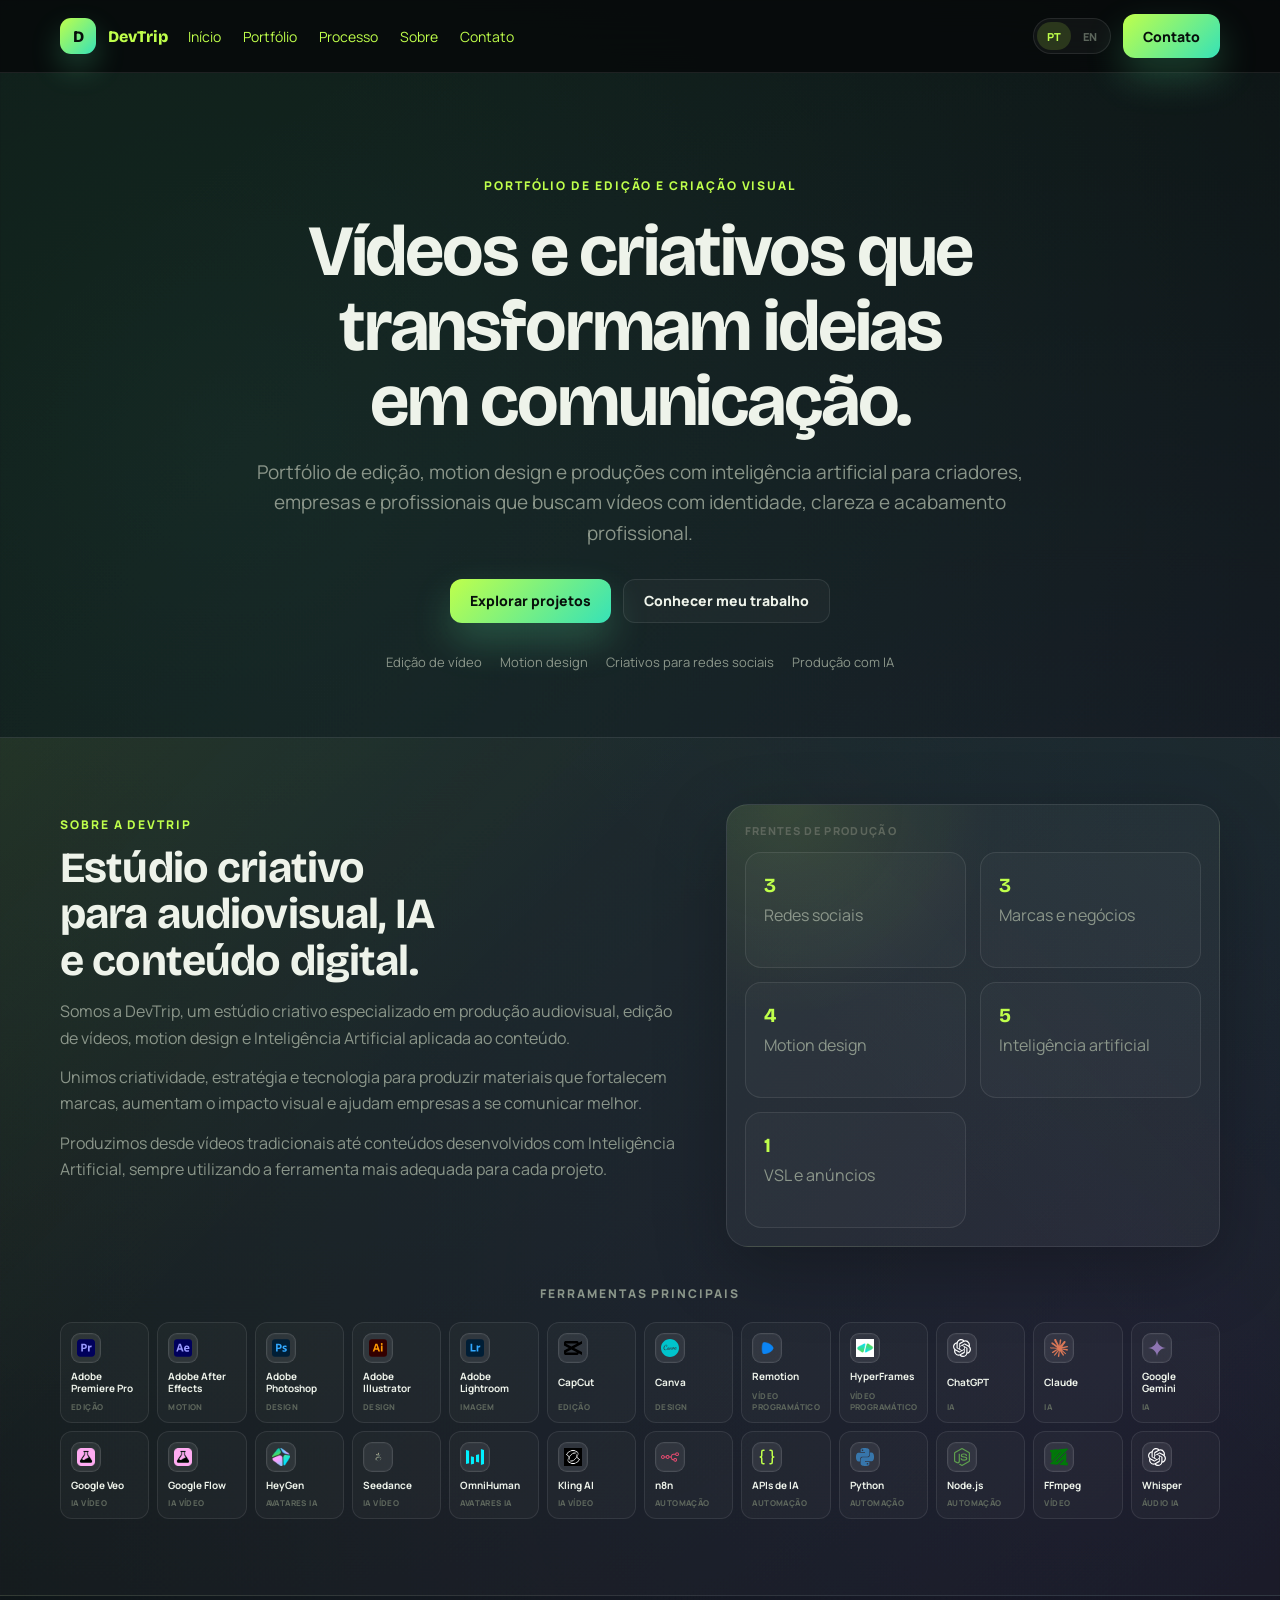
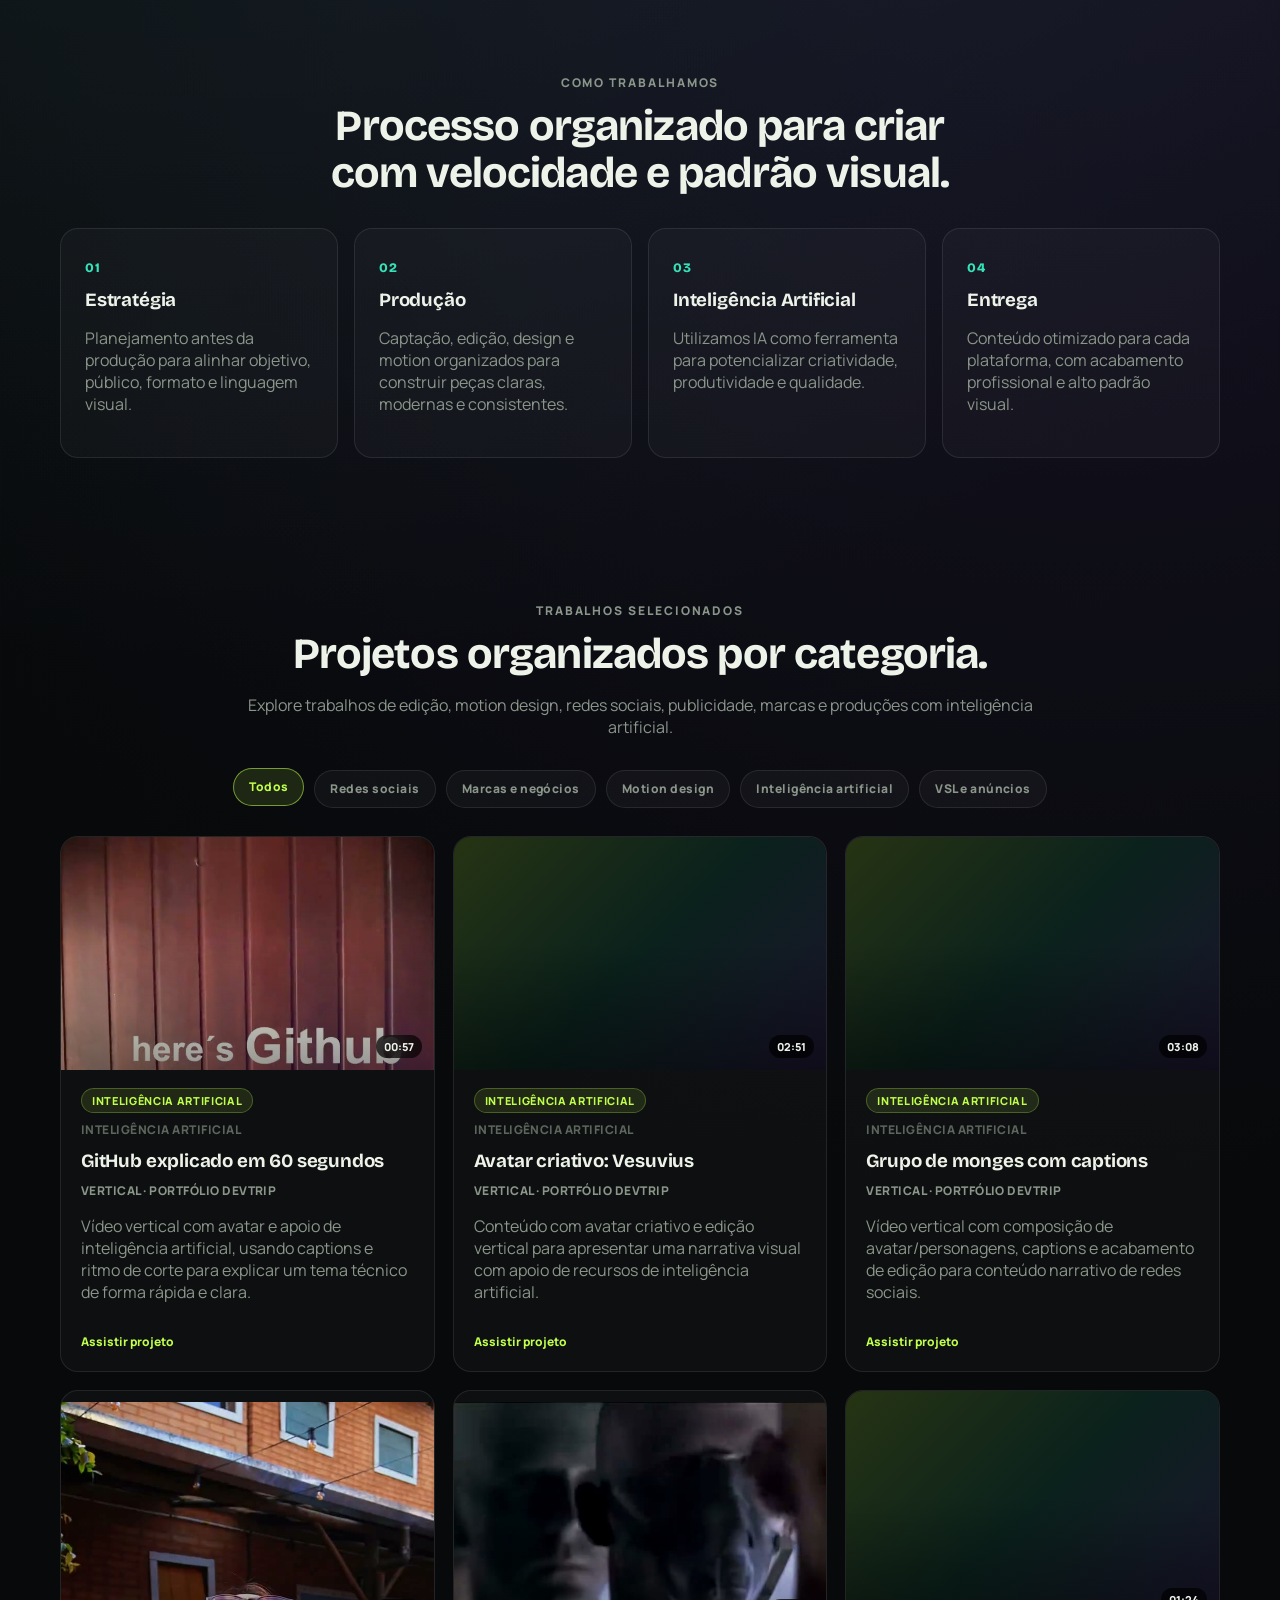
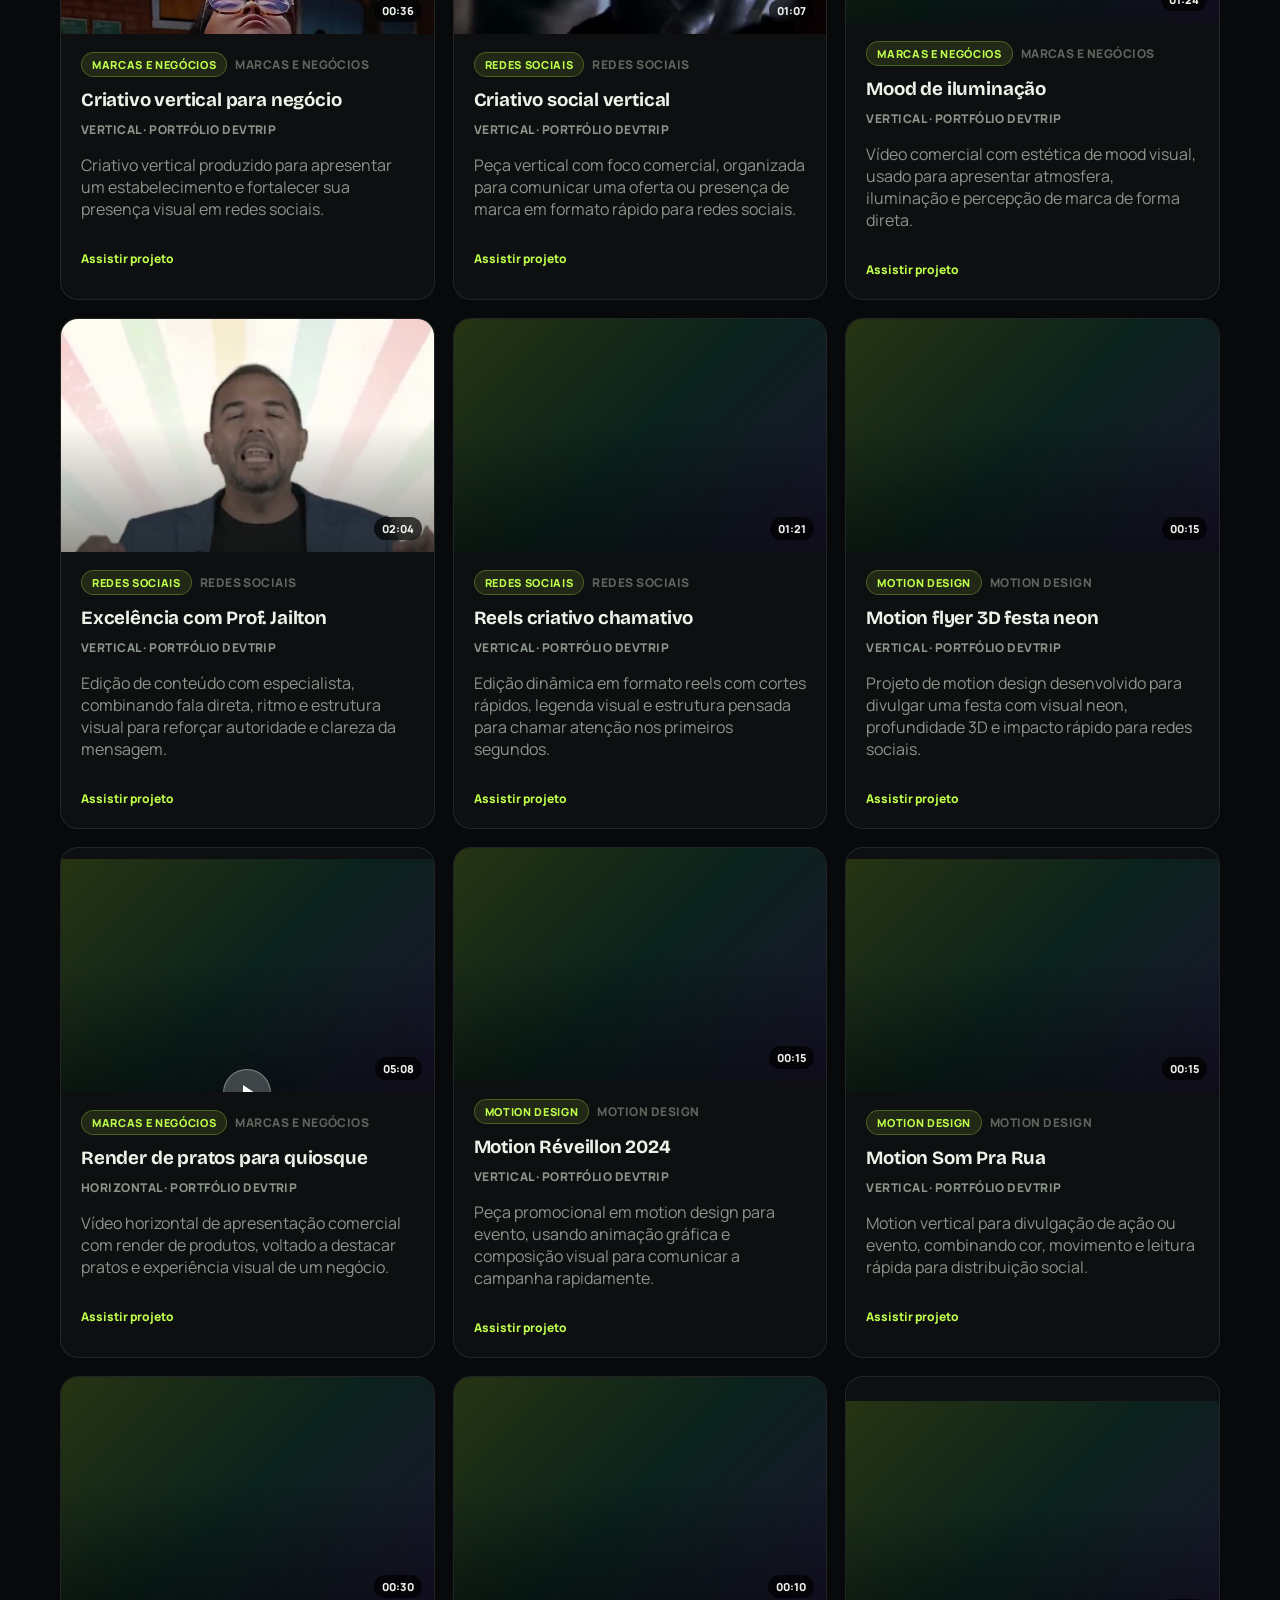
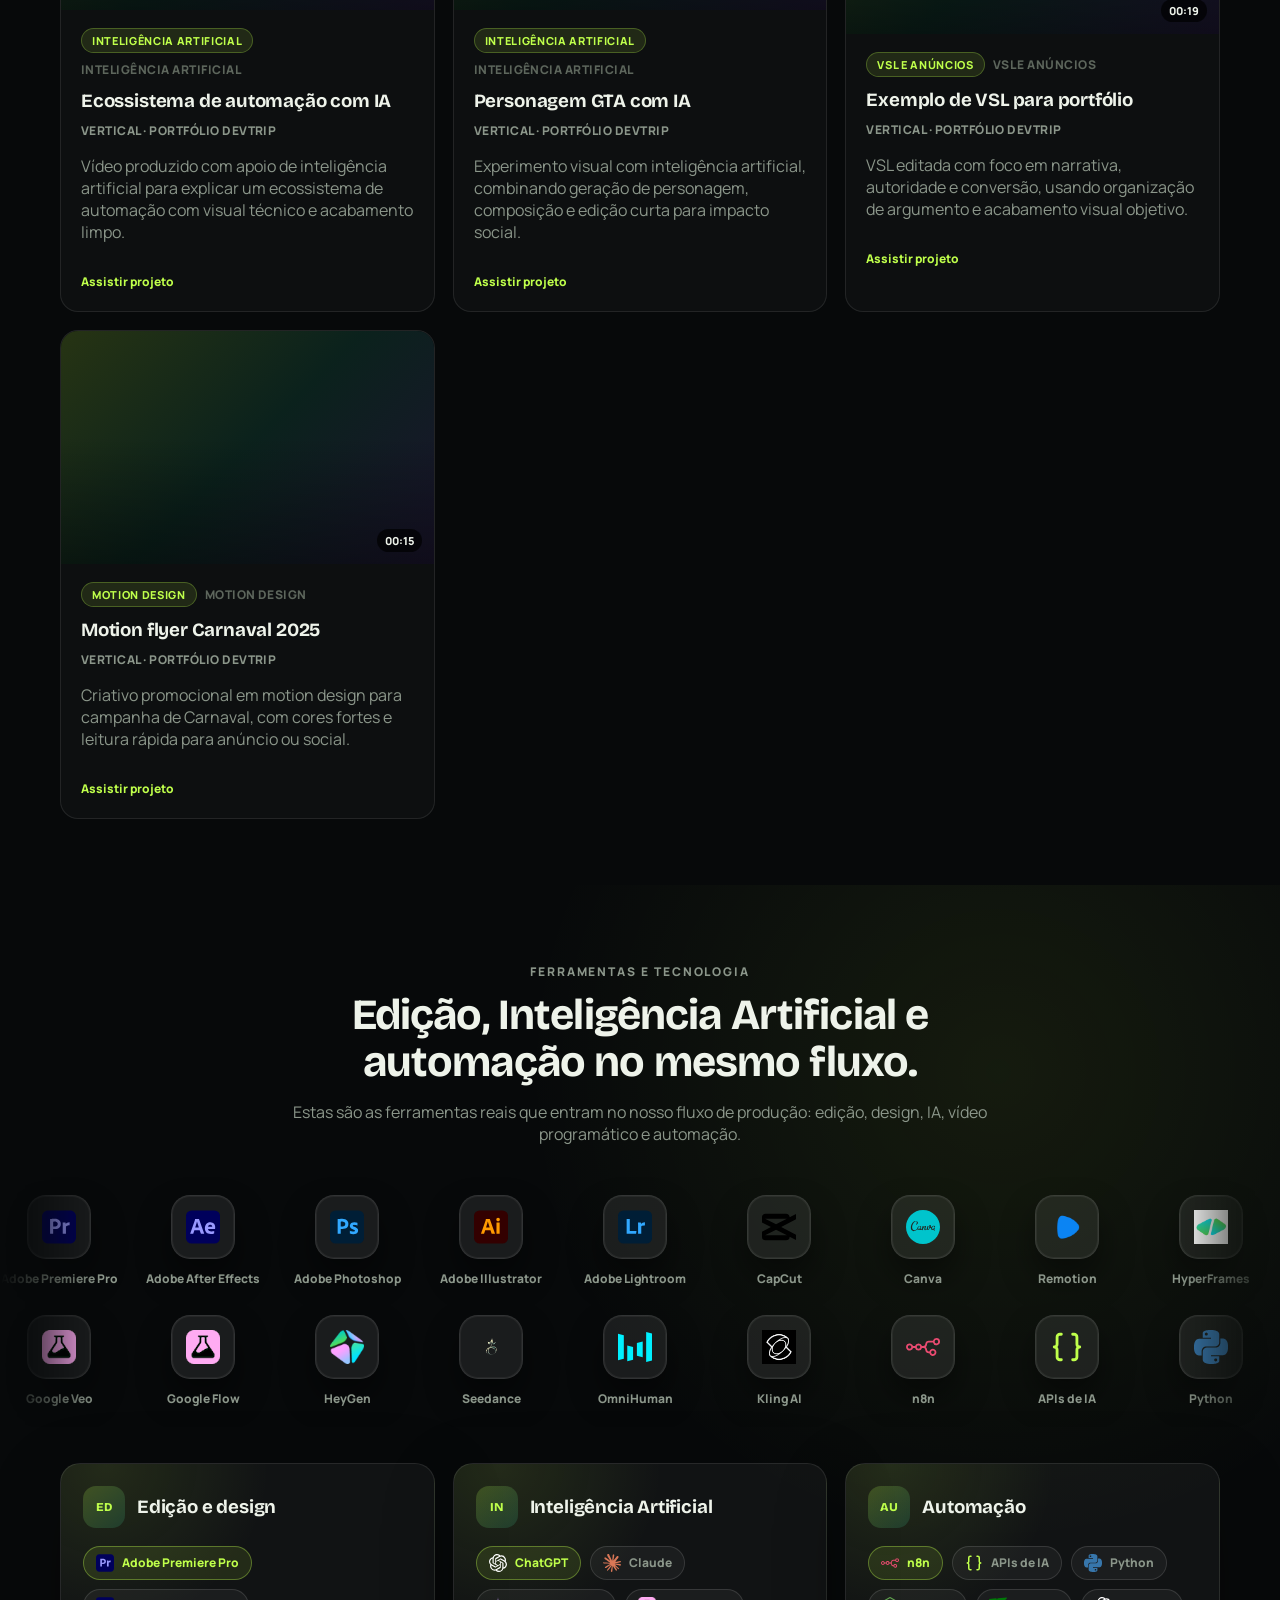
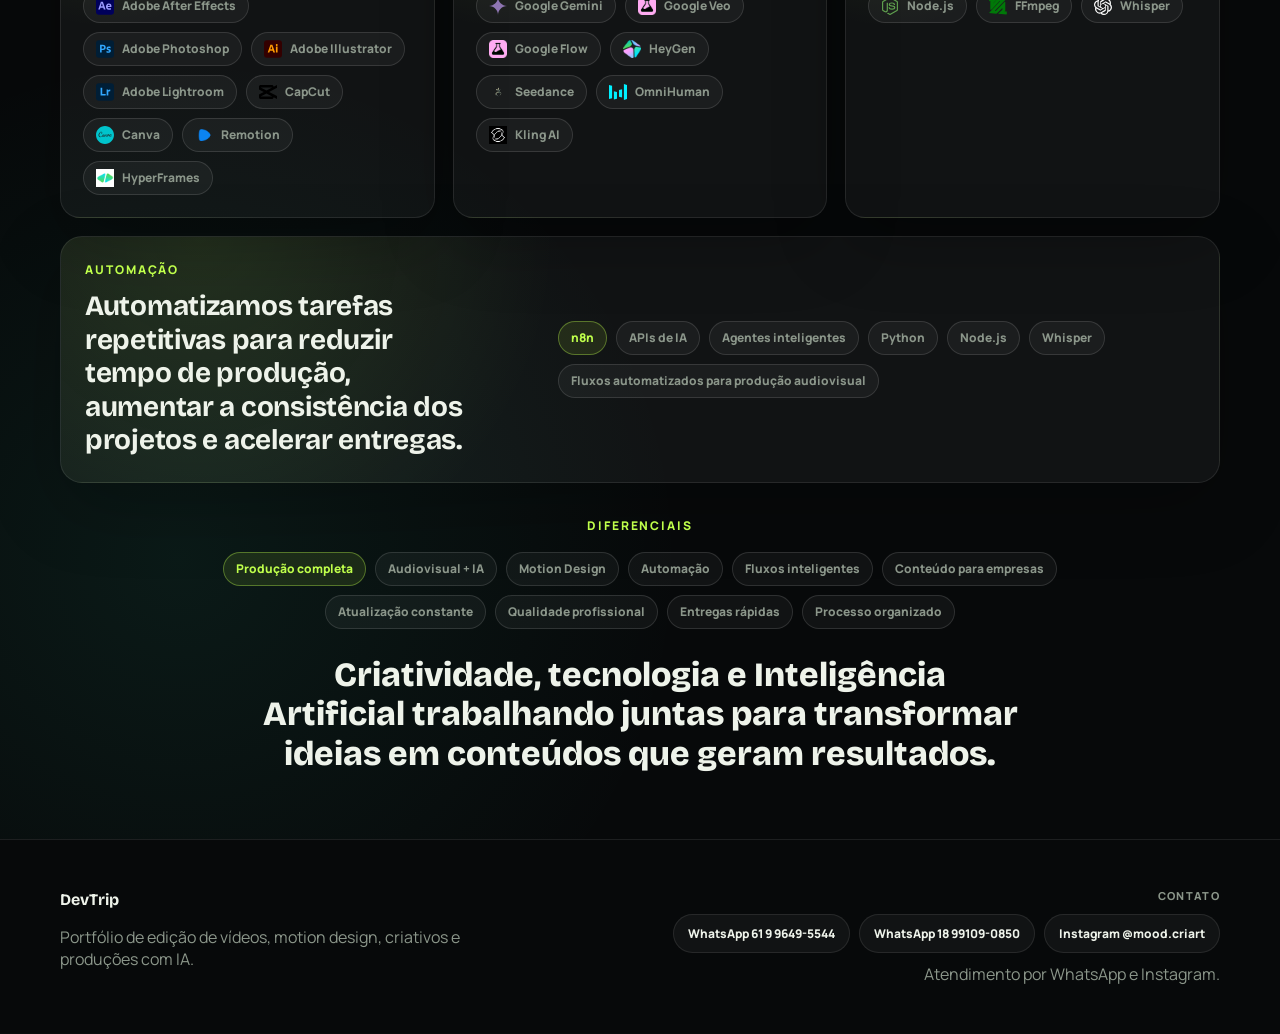
<file: index.html>
<!doctype html>
<html lang="pt-BR">
  <head>
    <meta charset="UTF-8" />
    <link rel="icon" type="image/svg+xml" href="/favicon.svg" />
    <meta name="viewport" content="width=device-width, initial-scale=1.0" />
    <meta
      name="description"
      content="Portfólio de edição de vídeos, motion design, criativos para redes sociais, marcas e projetos desenvolvidos com inteligência artificial."
    />
    <meta property="og:type" content="website" />
    <meta property="og:site_name" content="DevTrip" />
    <meta property="og:title" content="Portfólio de Edição de Vídeos, Motion e IA | DevTrip" />
    <meta
      property="og:description"
      content="Portfólio de edição de vídeos, motion design, criativos para redes sociais, marcas e projetos desenvolvidos com inteligência artificial."
    />
    <meta property="og:image" content="/posters/criativos-para-negocios-criativo-social-vertical.jpg" />
    <meta name="twitter:card" content="summary_large_image" />
    <meta name="twitter:title" content="Portfólio de Edição de Vídeos, Motion e IA | DevTrip" />
    <meta
      name="twitter:description"
      content="Portfólio de edição de vídeos, motion design, criativos para redes sociais, marcas e projetos desenvolvidos com inteligência artificial."
    />
    <meta name="twitter:image" content="/posters/criativos-para-negocios-criativo-social-vertical.jpg" />
    <title>Portfólio de Edição de Vídeos, Motion e IA | DevTrip</title>
    <script type="module" crossorigin src="/assets/index-CaZj4Bsx.js"></script>
    <link rel="stylesheet" crossorigin href="/assets/index-7Eindqtu.css">
  </head>
  <body>
    <div id="root"></div>
  </body>
</html>
</file>
<file: assets/index-7Eindqtu.css>
@import "https://fonts.googleapis.com/css2?family=Bricolage+Grotesque:opsz,wght@12..96,500;12..96,700;12..96,800&family=Manrope:wght@400;500;600;700;800&display=swap";:root{--bg:#07090a;--panel:#ffffff07;--panel-border:#ffffff17;--panel-border-hover:#bfff4b8c;--text:#eef3ea;--muted:#8b968a;--faint:#5d665c;--lime:#bfff4b;--cyan:#36e2b7;--display:"Bricolage Grotesque", ui-sans-serif, sans-serif;--body:"Manrope", ui-sans-serif, system-ui, sans-serif;font-family:var(--body);color:var(--text);background:var(--bg);font-synthesis:none;text-rendering:optimizelegibility;-webkit-font-smoothing:antialiased;-moz-osx-font-smoothing:grayscale}*{box-sizing:border-box}html{scroll-behavior:smooth}body{background:var(--bg);min-width:320px;min-height:100vh;margin:0}button,a{font:inherit}::selection{background:var(--lime);color:#07100b}.portfolio-page{background:radial-gradient(circle at 18% 6%, #66f6b921, transparent 26%), radial-gradient(circle at 86% 18%, #8b5cf61f, transparent 24%), var(--bg);min-height:100vh;color:var(--text)}.container{width:min(1160px,100% - 40px);margin:0 auto}#top,#sobre,#processo,#trabalhos,#stack,#contato{scroll-margin-top:92px}.nav{z-index:30;border-bottom:1px solid var(--panel-border);-webkit-backdrop-filter:blur(18px);backdrop-filter:blur(18px);background:#07090ad6;position:sticky;top:0}.nav-inner{justify-content:space-between;align-items:center;gap:20px;min-height:72px;display:flex}.brand{color:var(--text);font-family:var(--display);align-items:center;gap:12px;font-weight:800;text-decoration:none;display:flex}.brand-mark{background:linear-gradient(135deg, var(--lime), var(--cyan));color:#07100b;border-radius:11px;place-items:center;width:36px;height:36px;display:grid;box-shadow:0 14px 30px #62ffad38}.nav-links{align-items:center;gap:22px;font-size:14px;display:flex}.nav a{color:var(--lime);text-decoration:none}.nav-links a:hover{color:var(--text)}.nav-tools{align-items:center;gap:12px;margin-left:auto;display:flex}.lang-switch{border:1px solid var(--panel-border);background:#ffffff0a;border-radius:999px;align-items:center;gap:2px;padding:3px;display:inline-flex}.lang-option{min-width:34px;min-height:28px;color:var(--faint);cursor:pointer;font:inherit;letter-spacing:.04em;background:0 0;border:0;border-radius:999px;font-size:11px;font-weight:900;transition:background .18s,color .18s,transform .18s}.lang-option:hover,.lang-option.active{color:var(--lime);background:#bfff4b26}.lang-option:hover{transform:translateY(-1px)}.menu-toggle{border:1px solid var(--panel-border);width:42px;height:42px;color:var(--text);cursor:pointer;background:#ffffff0a;border-radius:12px;display:none}.menu-toggle span{background:currentColor;border-radius:999px;width:18px;height:2px;margin:5px auto;display:block}.btn{border-radius:12px;justify-content:center;align-items:center;min-height:44px;padding:0 20px;font-size:14px;font-weight:800;text-decoration:none;transition:transform .18s,border-color .18s,box-shadow .18s;display:inline-flex}.btn:hover{text-decoration:none;transform:translateY(-2px)}.btn.primary{color:#07100b;background:linear-gradient(135deg, var(--lime), var(--cyan));box-shadow:0 18px 38px #62ffad38}.btn.ghost{color:var(--text);border:1px solid var(--panel-border);background:#ffffff08}.hero{text-align:center;padding:92px 0 66px}.eyebrow{color:var(--lime);letter-spacing:.16em;text-transform:uppercase;font-size:12px;font-weight:900}.hero h1{max-width:980px;font-family:var(--display);letter-spacing:-.03em;margin:20px auto 18px;font-size:clamp(38px,6vw,72px);line-height:1.04}.hero h1,h2,h3{text-wrap:balance}.lead{max-width:800px;color:var(--muted);margin:0 auto;font-size:clamp(16px,2vw,19px);line-height:1.62}.lead.left{text-align:left;margin:0}.hero-actions{flex-wrap:wrap;justify-content:center;gap:12px;margin-top:30px;display:flex}.hero-meta{color:var(--muted);flex-wrap:wrap;justify-content:center;gap:18px;margin-top:30px;font-size:13px;display:flex}.section{padding:66px 0}.about{border-top:1px solid var(--panel-border);border-bottom:1px solid var(--panel-border);background:linear-gradient(135deg,#bfff4b0e,#0000 34%),linear-gradient(225deg,#36e2b70b,#0000 36%),#ffffff06}.about-grid,.studio-grid{grid-template-columns:1.25fr 1fr;align-items:start;gap:48px;display:grid}.studio-copy{position:sticky;top:110px}.studio-text{gap:13px;max-width:720px;display:grid}.studio-text p{color:var(--muted);margin:0;font-size:16px;line-height:1.65}.studio-panel,.automation-panel,.tool-card{border:1px solid var(--panel-border);background:radial-gradient(circle at 12% 0,#bfff4b1a,#0000 34%),#ffffff0b;box-shadow:0 22px 70px #00000040}.studio-panel{border-radius:22px;padding:18px}.panel-label{color:var(--faint);letter-spacing:.12em;text-transform:uppercase;margin:0 0 14px;font-size:11px;font-weight:900}h2{font-family:var(--display);letter-spacing:-.02em;margin:10px 0 14px;font-size:clamp(28px,4vw,43px);line-height:1.08}.origin-line{color:var(--faint);margin-top:16px;font-size:14px}.stat-grid{grid-template-columns:1fr 1fr;gap:14px;display:grid}.stat-card,.principle-card,.specialty-card,.work-card,.empty-state{border:1px solid var(--panel-border);background:var(--panel)}.stat-card{border-radius:16px;min-height:116px;padding:20px 18px;transition:transform .2s,border-color .2s}.stat-card:hover,.principle-card:hover,.specialty-card:hover,.tool-card:hover{border-color:var(--panel-border-hover);transform:translateY(-3px)}.stat-card strong{color:var(--lime);font-family:var(--display);margin-bottom:7px;font-size:20px;display:block}.stat-card span,.section-head p,.principle-card p,.work-body p,.footer p,.modal-info p{color:var(--muted)}.section-head{text-align:center;max-width:790px;margin:0 auto 32px}.section-head.compact{margin-bottom:18px}.specialty-block{margin-top:38px}.specialty-grid{scrollbar-width:thin;scrollbar-color:#bfff4b5c transparent;grid-template-columns:repeat(12,minmax(84px,1fr));gap:8px;padding:2px 0 10px;display:grid;overflow-x:auto}.specialty-card{border-radius:12px;flex-direction:column;justify-content:space-between;min-height:86px;padding:10px;transition:transform .2s,border-color .2s,background .2s;display:flex;position:relative}.specialty-icon{background:#ffffff12;border:1px solid #ffffff1f;border-radius:9px;place-items:center;width:30px;height:30px;margin-bottom:8px;display:grid;box-shadow:inset 0 0 0 1px #ffffff06}.specialty-icon img{object-fit:contain;width:18px;height:18px;display:block}.specialty-card strong{color:var(--text);font-size:10px;line-height:1.18;display:block}.specialty-card small{color:var(--faint);letter-spacing:.05em;text-transform:uppercase;margin-top:6px;font-size:8px;font-weight:900;display:block}.principle-grid{grid-template-columns:repeat(4,1fr);gap:16px;display:grid}.principle-card{border-radius:18px;padding:26px 24px;transition:transform .2s,border-color .2s,box-shadow .2s}.principle-card span{color:var(--cyan);font-family:var(--display);letter-spacing:.08em;font-size:13px;font-weight:900}.principle-card h3,.work-body h3{font-family:var(--display);letter-spacing:-.01em;margin:12px 0 10px}.filter-row{flex-wrap:wrap;justify-content:center;gap:10px;margin:0 auto 28px;display:flex}.filter{border:1px solid var(--panel-border);min-height:38px;color:var(--muted);cursor:pointer;letter-spacing:.04em;background:#ffffff09;border-radius:999px;padding:0 15px;font-size:12px;font-weight:900;transition:background .18s,border-color .18s,color .18s,transform .18s}.filter:hover,.filter.active{border-color:var(--panel-border-hover);color:var(--lime);background:#bfff4b1f;transform:translateY(-2px)}.work-grid{grid-template-columns:repeat(3,1fr);gap:18px;animation:.22s both filter-in;display:grid}@keyframes filter-in{0%{opacity:.35;transform:translateY(8px)}to{opacity:1;transform:translateY(0)}}.work-card{color:var(--text);text-align:left;cursor:pointer;font:inherit;border-radius:18px;padding:0;transition:transform .18s,border-color .18s;overflow:hidden}.work-card:hover{border-color:var(--panel-border-hover);transform:translateY(-3px)}.work-poster{aspect-ratio:16/10;background:linear-gradient(135deg,#bfff4b2e,#36e2b71f,#8b5cf629),#050707;place-items:center;display:grid;position:relative;overflow:hidden}.work-poster img{object-fit:cover;filter:saturate(1.04)contrast(1.03);width:100%;height:100%;transition:transform .28s,opacity .28s;display:block}.work-card:hover .work-poster img{opacity:.88;transform:scale(1.04)}.work-poster:after{content:"";pointer-events:none;background:linear-gradient(#0000 45%,#0000006b);position:absolute;inset:0}.media-fallback,.video-fallback{min-height:220px;color:var(--muted);text-align:center;place-items:center;padding:28px;display:grid}.duration{z-index:2;color:var(--text);-webkit-backdrop-filter:blur(8px);backdrop-filter:blur(8px);background:#000000ad;border-radius:999px;padding:4px 8px;font-size:11px;font-weight:900;position:absolute;bottom:12px;right:12px}.play{z-index:2;color:#fff;-webkit-backdrop-filter:blur(8px);backdrop-filter:blur(8px);background:#ffffff38;border-radius:999px;place-items:center;width:48px;height:48px;display:grid;box-shadow:inset 0 0 0 1px #ffffff52,0 12px 28px #00000061}.play:before{content:"";border-top:8px solid #0000;border-bottom:8px solid #0000;border-left:12px solid;width:0;height:0;margin-left:3px}.work-body{padding:18px 20px 20px}.work-meta{flex-wrap:wrap;align-items:center;gap:8px;display:flex}.work-tag{color:var(--lime);letter-spacing:.06em;text-transform:uppercase;background:#bfff4b1c;border:1px solid #bfff4b42;border-radius:999px;padding:4px 10px;font-size:11px;font-weight:900}.work-region,.client{color:var(--faint);letter-spacing:.04em;text-transform:uppercase;font-size:12px;font-weight:800}.client{margin:0 0 8px}.watch-label{color:var(--lime);margin-top:14px;font-size:12px;font-weight:900;display:inline-flex}.empty-state{color:var(--muted);text-align:center;border-radius:18px;grid-column:1/-1;padding:32px}.stack-section{background:radial-gradient(circle at 78% 12%,#bfff4b13,#0000 28%),radial-gradient(circle at 14% 82%,#36e2b714,#0000 30%);overflow:hidden}.tool-grid{grid-template-columns:repeat(3,1fr);gap:18px;display:grid}.tool-card{border-radius:20px;padding:22px;transition:transform .2s,border-color .2s}.tool-card-head{align-items:center;gap:12px;margin-bottom:18px;display:flex}.tool-card-head span{width:42px;height:42px;color:var(--lime);font-family:var(--display);background:linear-gradient(135deg,#bfff4b33,#36e2b724);border-radius:13px;place-items:center;font-size:12px;font-weight:900;display:grid}.tool-card h3,.automation-panel h3{font-family:var(--display);letter-spacing:-.01em;margin:0}.tool-list,.automation-list,.differentiator-list{flex-wrap:wrap;gap:9px;display:flex}.tool-list span,.automation-list span,.differentiator-list span{min-height:34px;color:var(--muted);background:#ffffff0b;border:1px solid #ffffff1f;border-radius:999px;align-items:center;padding:0 12px;font-size:12px;font-weight:800;display:inline-flex}.tool-pill{gap:8px}.tool-pill img{object-fit:contain;flex:none;width:18px;height:18px}.automation-panel{border-radius:22px;grid-template-columns:.95fr 1.35fr;align-items:center;gap:24px;margin-top:18px;padding:24px;display:grid}.automation-panel .eyebrow{margin-top:0}.automation-panel h3{max-width:560px;color:var(--text);font-size:clamp(20px,2.2vw,28px);line-height:1.2}.automation-list span:first-child,.tool-list span:first-child,.differentiator-list span:first-child{color:var(--lime);background:#bfff4b1a;border-color:#bfff4b59}.differentiator-block{text-align:center;margin-top:34px}.differentiator-list{justify-content:center;max-width:900px;margin:18px auto 0}.final-line{max-width:840px;color:var(--text);font-family:var(--display);text-wrap:balance;margin:26px auto 0;font-size:clamp(22px,3vw,34px);font-weight:800;line-height:1.16}.stack-marquee{width:100vw;margin:2px 0 36px calc(50% - 50vw);padding:18px 0 20px;overflow:hidden;-webkit-mask-image:linear-gradient(90deg,#0000,#000 8% 92%,#0000);mask-image:linear-gradient(90deg,#0000,#000 8% 92%,#0000)}.stack-track{will-change:transform;gap:26px;width:max-content;margin:0 0 28px;display:flex}.stack-track:last-child{margin-bottom:0}.stack-track.to-left{animation:48s linear infinite marquee-left}.stack-track.to-right{animation:48s linear infinite marquee-right}.stack-marquee:hover .stack-track{animation-play-state:paused}.stack-chip{flex-direction:column;flex-shrink:0;align-items:center;gap:11px;width:118px;display:flex;position:relative}.stack-badge{background:#ffffff14;border:1px solid #ffffff1a;border-radius:19px;place-items:center;width:64px;height:64px;transition:transform .25s,background .25s;display:grid;box-shadow:inset 0 0 0 1px #ffffff0d,0 18px 34px #00000070}.stack-badge img{object-fit:contain;width:34px;height:34px;display:block}.stack-label{color:var(--muted);text-align:center;white-space:nowrap;font-size:12px;font-weight:800}.stack-chip:hover .stack-badge{background:#ffffff24;transform:translateY(-5px)scale(1.08)}.footer{border-top:1px solid var(--panel-border);padding:48px 0}.footer-grid{flex-wrap:wrap;justify-content:space-between;gap:20px;display:flex}.footer-grid>div:first-child{max-width:420px}.footer strong{font-family:var(--display)}.footer-contact{justify-items:end;gap:10px;min-width:min(100%,430px);display:grid}.footer-contact .panel-label,.footer-contact p{text-align:right;margin:0}.contact-links{flex-wrap:wrap;justify-content:flex-end;gap:9px;display:flex}.contact-links a{border:1px solid var(--panel-border);min-height:38px;color:var(--text);background:#ffffff0b;border-radius:999px;align-items:center;padding:0 14px;font-size:12px;font-weight:900;text-decoration:none;transition:transform .18s,border-color .18s,color .18s,background .18s;display:inline-flex}.contact-links a:hover{border-color:var(--panel-border-hover);color:var(--lime);background:#bfff4b1a;transform:translateY(-2px)}.modal-overlay{z-index:80;-webkit-backdrop-filter:blur(10px);backdrop-filter:blur(10px);background:#000000bd;place-items:center;padding:28px;display:grid;position:fixed;inset:0}.video-modal{border:1px solid var(--panel-border);background:radial-gradient(circle at 10% 0,#bfff4b17,#0000 30%),#07090a;border-radius:22px;width:min(1060px,100%);max-height:min(92vh,980px);overflow:auto;box-shadow:0 34px 90px #000000b8}.modal-head{border-bottom:1px solid var(--panel-border);justify-content:space-between;align-items:flex-start;gap:20px;padding:24px;display:flex}.modal-head h2{margin-bottom:0}.icon-close{border:1px solid var(--panel-border);width:44px;height:44px;color:var(--text);cursor:pointer;background:#ffffff0f;border-radius:12px;flex:none;font-size:26px;line-height:1}.modal-player{border:1px solid var(--panel-border);background:#000;border-radius:18px;margin:26px auto;overflow:hidden}.modal-player.vertical{max-width:430px}.modal-player.wide{max-width:900px}.modal-player video{background:#000;width:100%;height:auto;display:block}.modal-info{grid-template-columns:1.4fr 1fr;gap:20px;padding:0 24px 24px;display:grid}.modal-info p{line-height:1.7}.modal-info dl{grid-template-columns:repeat(3,1fr);gap:10px;margin:0;display:grid}.modal-info div{border:1px solid var(--panel-border);background:var(--panel);border-radius:14px;padding:14px}.modal-info dt{color:var(--faint);letter-spacing:.08em;text-transform:uppercase;font-size:11px;font-weight:900}.modal-info dd{font-family:var(--display);margin:6px 0 0;font-weight:800}:is(a,button,video):focus-visible{outline:2px solid var(--lime);outline-offset:3px}@keyframes marquee-left{0%{transform:translate(0)}to{transform:translate(-50%)}}@keyframes marquee-right{0%{transform:translate(-50%)}to{transform:translate(0)}}@media (prefers-reduced-motion:reduce){.stack-track{animation:none;transform:translate(0)}}@media (width<=1024px){.principle-grid,.tool-grid{grid-template-columns:repeat(2,1fr)}.specialty-grid{grid-template-columns:repeat(12,minmax(78px,1fr))}.work-grid{grid-template-columns:repeat(2,1fr)}.automation-panel,.modal-info{grid-template-columns:1fr}}@media (width<=860px){.about-grid,.studio-grid,.principle-grid{grid-template-columns:1fr}.studio-copy{position:static}.menu-toggle{order:4;display:block}.nav-tools{order:3;margin-left:auto}.nav-links{border:1px solid var(--panel-border);background:#07090af5;border-radius:16px;flex-direction:column;align-items:stretch;gap:0;padding:10px;display:none;position:absolute;top:72px;left:12px;right:12px;box-shadow:0 24px 70px #00000080}.nav-links.open{display:flex}.nav-links a{border-radius:10px;padding:14px}.nav-links a:hover{background:#ffffff0f}}@media (width<=768px){.filter-row{scrollbar-width:thin;flex-wrap:nowrap;justify-content:flex-start;padding-bottom:8px;overflow-x:auto}.filter{flex:none}.modal-overlay{padding:14px}.video-modal{max-height:94vh}.modal-head,.modal-info{padding:18px}.modal-info dl{grid-template-columns:1fr}.footer-contact{justify-items:start}.footer-contact .panel-label,.footer-contact p{text-align:left}.contact-links{justify-content:flex-start}}@media (width<=620px){.container{width:min(100% - 24px,1160px)}.hero{padding:64px 0 48px}.hero h1{font-size:clamp(34px,12vw,46px)}.section{padding:50px 0}.work-grid,.tool-grid{grid-template-columns:1fr}.stat-grid{grid-template-columns:repeat(2,1fr);gap:10px}.stat-card{min-height:92px;padding:14px}.specialty-grid{grid-template-columns:repeat(12,minmax(0,1fr));gap:5px;margin-right:0;padding:2px 0 0;overflow:visible}.specialty-card{border-radius:9px;justify-content:center;align-items:center;min-height:42px;padding:4px}.specialty-icon{border-radius:7px;width:24px;height:24px;margin:0}.specialty-icon img{width:15px;height:15px}.specialty-card strong{clip:rect(0 0 0 0);white-space:nowrap;width:1px;height:1px;position:absolute;overflow:hidden}.specialty-card small{display:none}.stack-marquee{margin-bottom:28px;padding-top:8px}.stack-track{gap:18px;margin-bottom:22px}.stack-chip{width:92px}.stack-badge{border-radius:16px;width:52px;height:52px}.stack-badge img{width:28px;height:28px}.stack-label{font-size:11px}.studio-panel,.automation-panel,.tool-card{border-radius:18px;padding:18px}.hero-actions .btn{width:100%}.nav-contact{min-height:38px;padding:0 14px}.brand span:last-child{display:none}}@media (width<=375px){.container{width:min(100% - 20px,1160px)}.nav-inner{gap:10px}.nav-tools{gap:8px}.lang-option{min-width:30px}.nav-contact{min-height:36px;padding:0 10px;font-size:12px}.hero h1{font-size:34px}.lead{font-size:15px}.work-body{padding:16px}}@media (width<=320px){.hero h1{font-size:31px}.modal-head{flex-direction:column-reverse}.icon-close{align-self:flex-end}}
</file>
